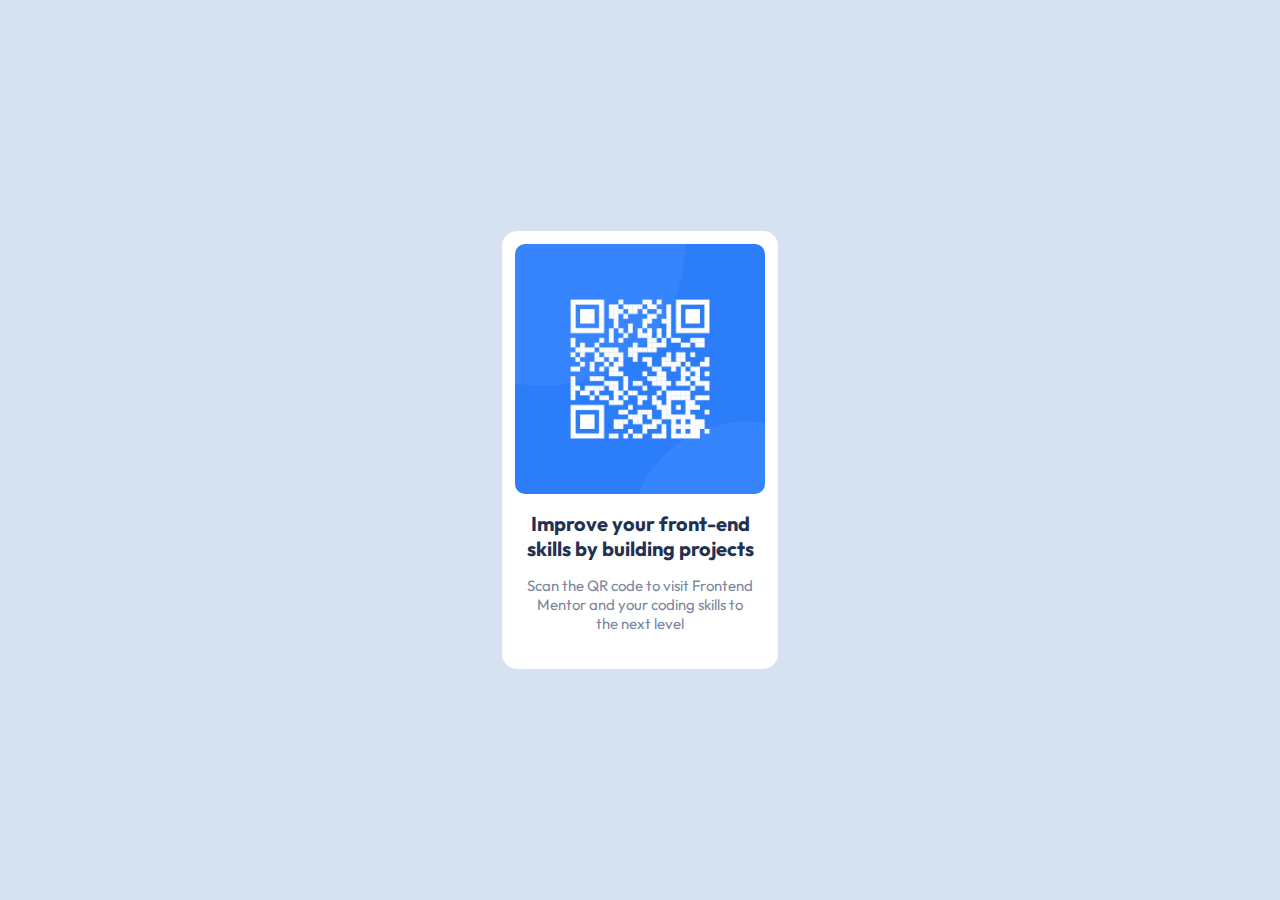
<file: QR-Code/index.html>
<!DOCTYPE html>
<html lang="en">
    <head>
        <link rel="stylesheet" href="styles.css" />
        <link rel="icon" href="images/favicon-32x32.png">
        
        <link rel="preconnect" href="https://fonts.googleapis.com">
        <link rel="preconnect" href="https://fonts.gstatic.com" crossorigin>
        <link href="https://fonts.googleapis.com/css2?family=Outfit:wght@400;700&display=swap" rel="stylesheet">
        
        <meta charset="utf-8" />
        <title>QR-Code</title>
    </head>

    <body>
        <div class="qr-block center">
            <img id="qr-image" src="images/image-qr-code.png"/>
            <h1 class="bold">Improve your front-end skills by building projects</h1>
            <p>Scan the QR code to visit Frontend Mentor and your coding skills to the next level</p>
        </div>
    </body>

</html>
</file>
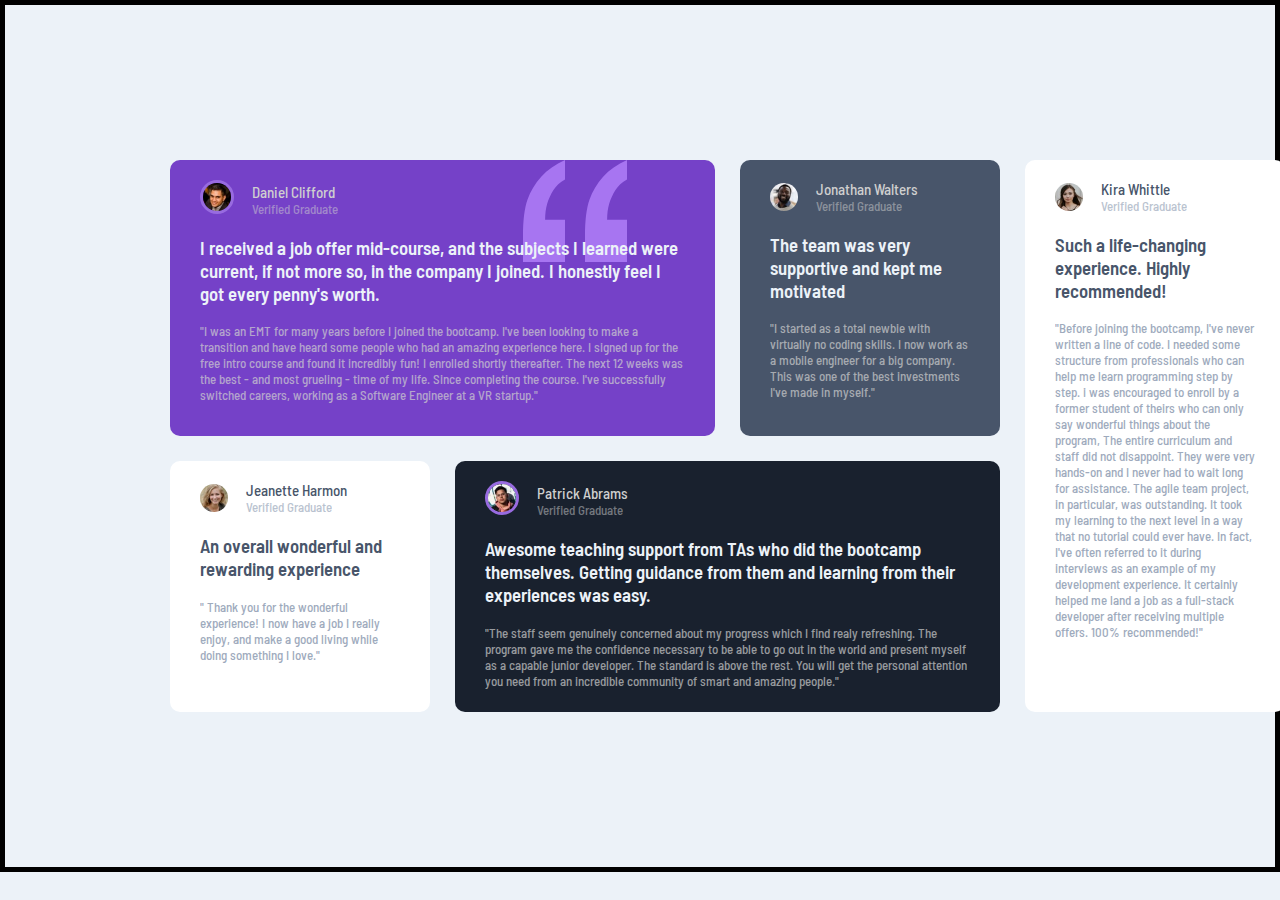
<file: Testimonials-grid-section/index.html>
<!DOCTYPE html>
<html lang="en">

    <head>
        <link rel="preconnect" href="https://fonts.googleapis.com">
        <link rel="preconnect" href="https://fonts.gstatic.com" crossorigin>
        <link href="https://fonts.googleapis.com/css2?family=Barlow+Semi+Condensed:wght@500;600&display=swap" rel="stylesheet">

        <link rel="stylesheet" href="styles.css" />
        <link rel="icon" href="images/favicon-32x32.png">
        <meta charset="utf-8" />
        <title>Testimonials Grid Section</title>
    </head>

    <body>
        <div class="grid-panel grid-container">
            <div class="grid-item-1">
                <div class="parent">
                    <div class="child">
                        <img src="images/image-daniel.jpg"/>
                    </div>                    
                    <div class="child">
                        <h1 class="name">Daniel Clifford</h1>
                        <p class="title">Verified Graduate</p>
                    </div>
                </div>          

                <h3>I received a job offer mid-course, and the subjects I learned
                     were current, if not more so, in the company I joined. I 
                     honestly feel I got every penny's worth.</h3>
                <p>"I was an EMT for many years before I joined the bootcamp. I've been looking to make a 
                    transition and have heard some people who had an amazing experience here. I signed up for 
                    the free intro course and found it incredibly fun! I enrolled shortly thereafter. The next 12 
                    weeks was the best - and most grueling - time of my life. Since completing the course. I've 
                    successfully switched careers, working as a Software Engineer at a VR startup."</p>
            </div>

            <div class="grid-item-2">
                <div class="parent">
                    <div class="child">
                        <img src="images/image-jonathan.jpg"/>
                    </div>                    
                    <div class="child">
                        <h1 class="name">Jonathan Walters</h1>
                        <p class="title">Verified Graduate</p>
                    </div>
                </div>

                <h3>The team was very 
                    supportive and kept me 
                    motivated</h3>
                <p>"I started as a total newbie
                    with virtually no coding skills. I now work
                    as a mobile engineer for a big
                    company. This was one of the best
                    investments I've made in myself."</p>
            </div>

            <div class="grid-item-3">
                <div class="parent">
                    <div class="child">
                        <img src="images/image-kira.jpg"/>
                    </div>                    
                    <div class="child">
                        <h1 class="name-2">Kira Whittle</h1>
                        <p class="title">Verified Graduate</p>
                    </div>
                </div>
                
                <h3>Such a life-changing
                    experience. Highly
                    recommended!</h3>
                <p>"Before joining the bootcamp, I've 
                    never written a line of code. I needed 
                    some structure from professionals 
                    who can help me learn programming 
                    step by step. i was encouraged to 
                    enroll by a former student of theirs 
                    who can only say wonderful things 
                    about the program, The entire 
                    curriculum and staff did not 
                    disappoint. They were very hands-on 
                    and I never had to wait long for 
                    assistance. The agile team project, in 
                    particular, was outstanding. It took 
                    my learning to the next level in a way 
                    that no tutorial could ever have. In 
                    fact, I've often referred to it during 
                    interviews as an example of my 
                    development experience. It certainly 
                    helped me land a job as a full-stack 
                    developer after receiving multiple 
                    offers. 100% recommended!"</p>
            </div>

            <div class="grid-item-4">
                <div class="parent">
                    <div class="child">
                        <img src="images/image-jeanette.jpg"/>
                    </div>                    
                    <div class="child">
                        <h1 class="name-2">Jeanette Harmon</h1>
                        <p class="title">Verified Graduate</p>
                    </div>
                </div>
                
                <h3>An overall wonderful 
                    and rewarding 
                    experience</h3>
                <p>" Thank you for the wonderful 
                    experience! I now have a job I really 
                    enjoy, and make a good living while 
                    doing something I love."</p>
            </div>

            <div class="grid-item-5">
                <div class="parent">
                    <div class="child">
                        <img src="images/image-patrick.jpg"/>
                    </div>                    
                    <div class="child">
                        <h1 class="name">Patrick Abrams</h1>
                        <p class="title">Verified Graduate</p>
                    </div>
                </div>
                
                <h3>Awesome teaching support from TAs who did the bootcamp 
                    themselves. Getting guidance from them and learning from 
                    their experiences was easy.</h3>
                <p>"The staff seem genuinely concerned about my progress which I find realy refreshing. The 
                    program gave me the confidence necessary to be able to go out in the world and present 
                    myself as a capable junior developer. The standard is above the rest. You will get the 
                    personal attention you need from an incredible community of smart and amazing people."</p>
            </div>
        </div>
    </body>
</html>
</file>
<file: QR-Code/styles.css>
body {
    background: hsl(212, 45%, 89%);
}

p {    
    font-size: 15px;
    font-weight: regular;
    color: hsl(220, 15%, 55%);
}

h1 {
    font-size: 20px;
    font-weight: bold;
    color: hsl(218, 44%, 22%);    
}

h1, p {
    font-family: 'Outfit', sans-serif;
    text-align: center;
    padding: 0 10px;
}

.qr-block {
    align-items: center;
    background-color: white;
    height: 250px;
    width: 250px;
    border-style: solid;
    border-width: 13px 13px 175px 13px;
    border-color: white;
    border-radius: 15px;
}

.center {
    margin: 0;
    position: absolute;
    top: 50%;
    left: 50%;
    transform: translate(-50%, -50%);
  }

#qr-image {
    max-width: 100%;
    border-radius: 10px;    
}
</file>
<file: Testimonials-grid-section/styles.css>
body {
    border: 5px solid black;
    padding: 155px 165px;
    margin: 0;
    background-color: hsl(210, 46%, 95%);
}

p {
    font-weight: 500;
    font-size: 13px;
    color: hsl(0, 0%, 81%);
    opacity: 70%;
}

h3 {
    font-weight: 600;
    color: hsl(210, 46%, 95%);    
}

img {
    width: 28px;
    height: 28px;
    border-radius: 40px;
}

.grid-item-1 img, .grid-item-5 img {    
    border-color: hwb(263 42% 12%);
    background-color: hwb(263 42% 12%);    
    border-radius: 40px;
    border-width: 3px;
    border-style: solid; 
}

.grid-panel {
    width: 100%;
    height: 100%;
}

.grid-container {
    display: grid;  
    grid-template-columns: repeat(5, 260px);
    grid-auto-rows: repeat(2, minmax(auto, auto));
    grid-row-gap: 25px;
    grid-column-gap: 25px;
}

.grid-item-1 {
    background: hwb(263 42% 12%) url("images/bg-pattern-quotation.svg") no-repeat 80% top; 
    grid-column-start: 1;
    grid-column-end: 3;
    grid-row-start: 1;
    grid-row-end: 2;
    background-color: hsl(263, 55%, 52%);

}

.grid-item-2 {
    grid-column-start: 3;
    grid-column-end: 4;
    grid-row-start: 1;
    grid-row-end: 2;
    background-color: hsl(217, 19%, 35%);   
}

.grid-item-3 {
    grid-column-start: 4;
    grid-column-end: 5;
    grid-row-start: 1;
    grid-row-end: 3;
    background-color: hsl(0, 0%, 100%);    
}

.grid-item-4 {
    grid-column-start: 1;
    grid-column-end: 2;
    grid-row-start: 2;
    grid-row-end: 3;
    background-color: hsl(0, 0%, 100%);   
}

.grid-item-5 {
    grid-column-start: 2;
    grid-column-end: 4;
    grid-row-start: 2;
    grid-row-end: 3;
    background-color: hsl(219, 29%, 14%); 
}

.grid-item-1, .grid-item-2, .grid-item-3, .grid-item-4, .grid-item-5 {
    border-radius: 10px;
    font-family: 'Barlow Semi Condensed', sans-serif;
    color: hsl(0, 0%, 100%);
    padding: 20px 30px;
}

.grid-item-3, .grid-item-4, .grid-item-5 {
    padding-bottom: 10px;
}

.grid-item-3 h3, .grid-item-4 h3 {
    color: hsl(217, 19%, 35%);
}

.grid-item-3 p, .grid-item-4 p {
    color: hsl(217, 19%, 55%); 
}

.inline {
    display: inline-block;
    border-radius: 50px;
}

.inline img {
    padding-right: 17px;
    border-radius: 50px;
}

.name {
    font-size: 15px;
    font-weight: 500;
    color: hsl(0, 0%, 81%);
    padding: 0;
    margin: 0;
}

.name-2 {
    font-size: 15px;
    font-weight: 500;
    color: hsl(217, 19%, 35%);
    padding: 0;
    margin: 0;
}

.title {
    padding: 0;
    margin: 0;
    opacity: 50%;
}

.parent {
    margin: 0;
    padding: 0;
  }
  .child {
    display: inline-block;
    padding-right: 15px;
  }
</file>
